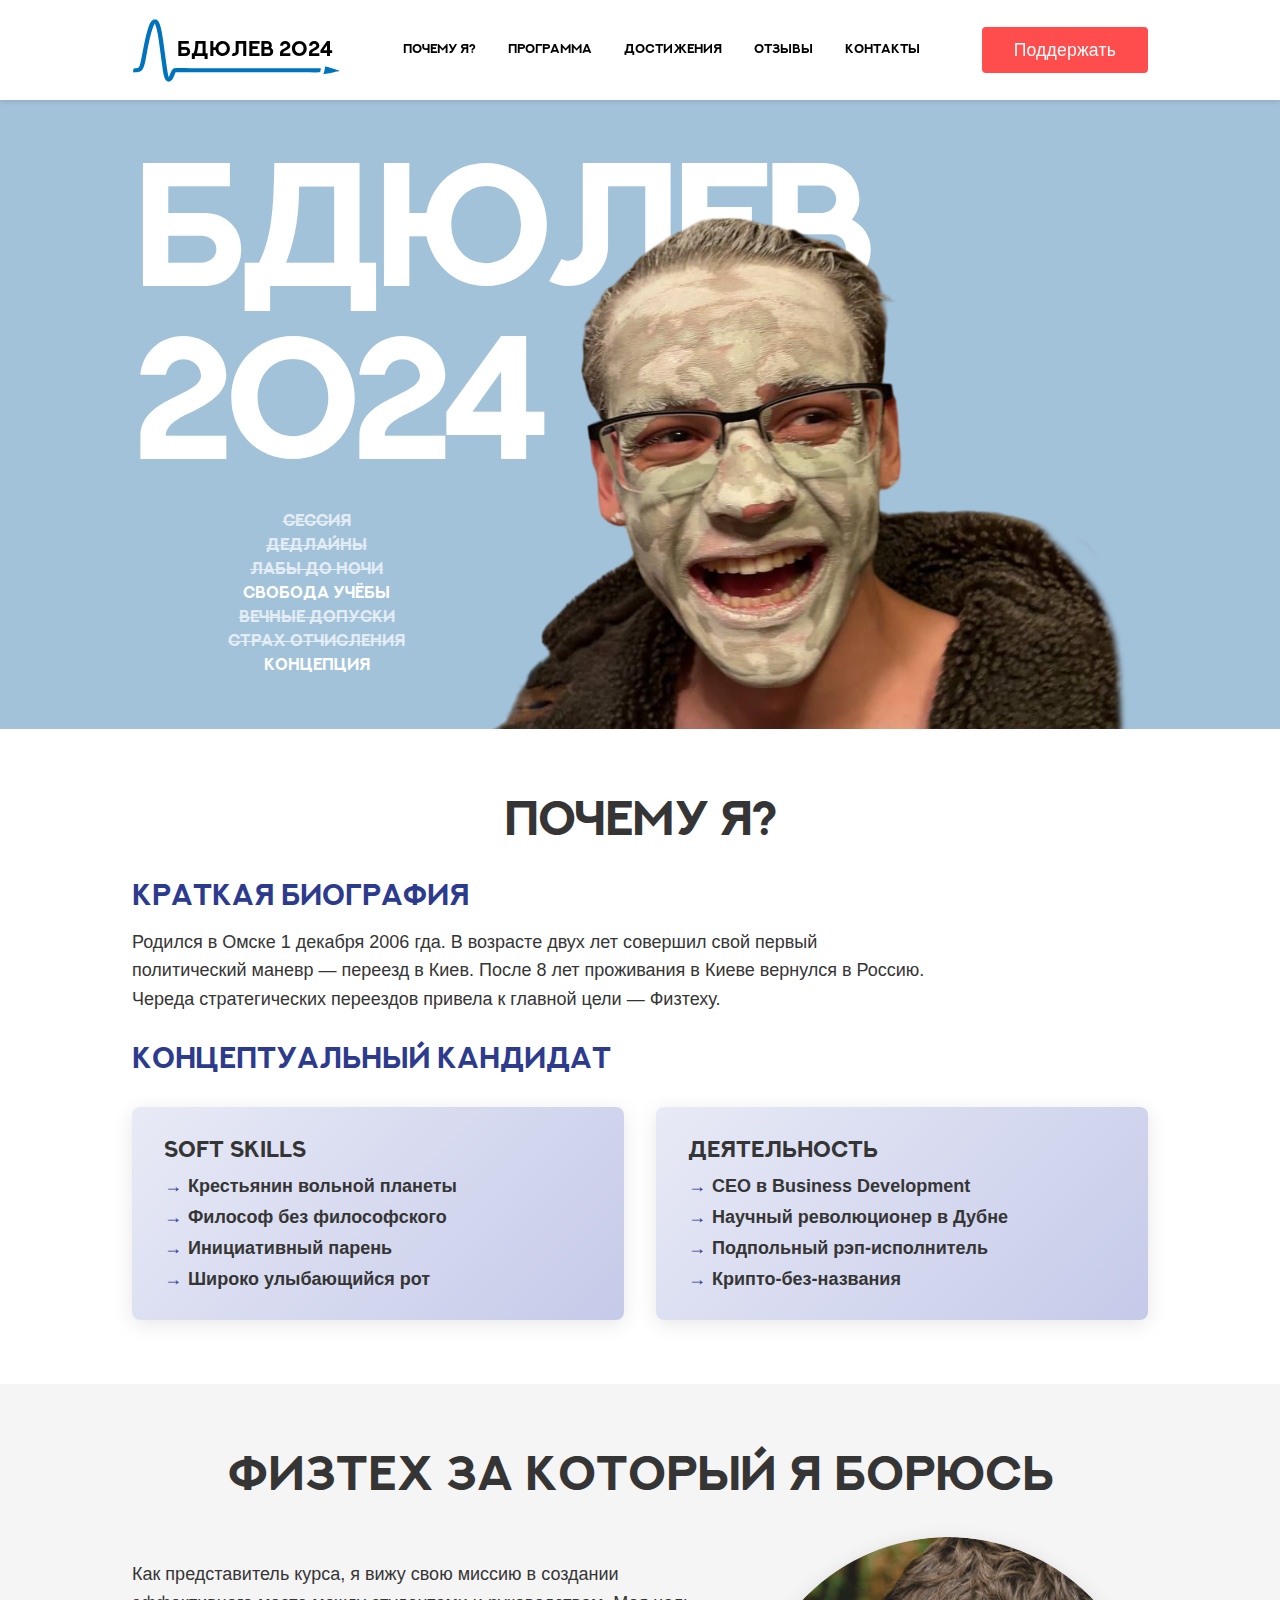
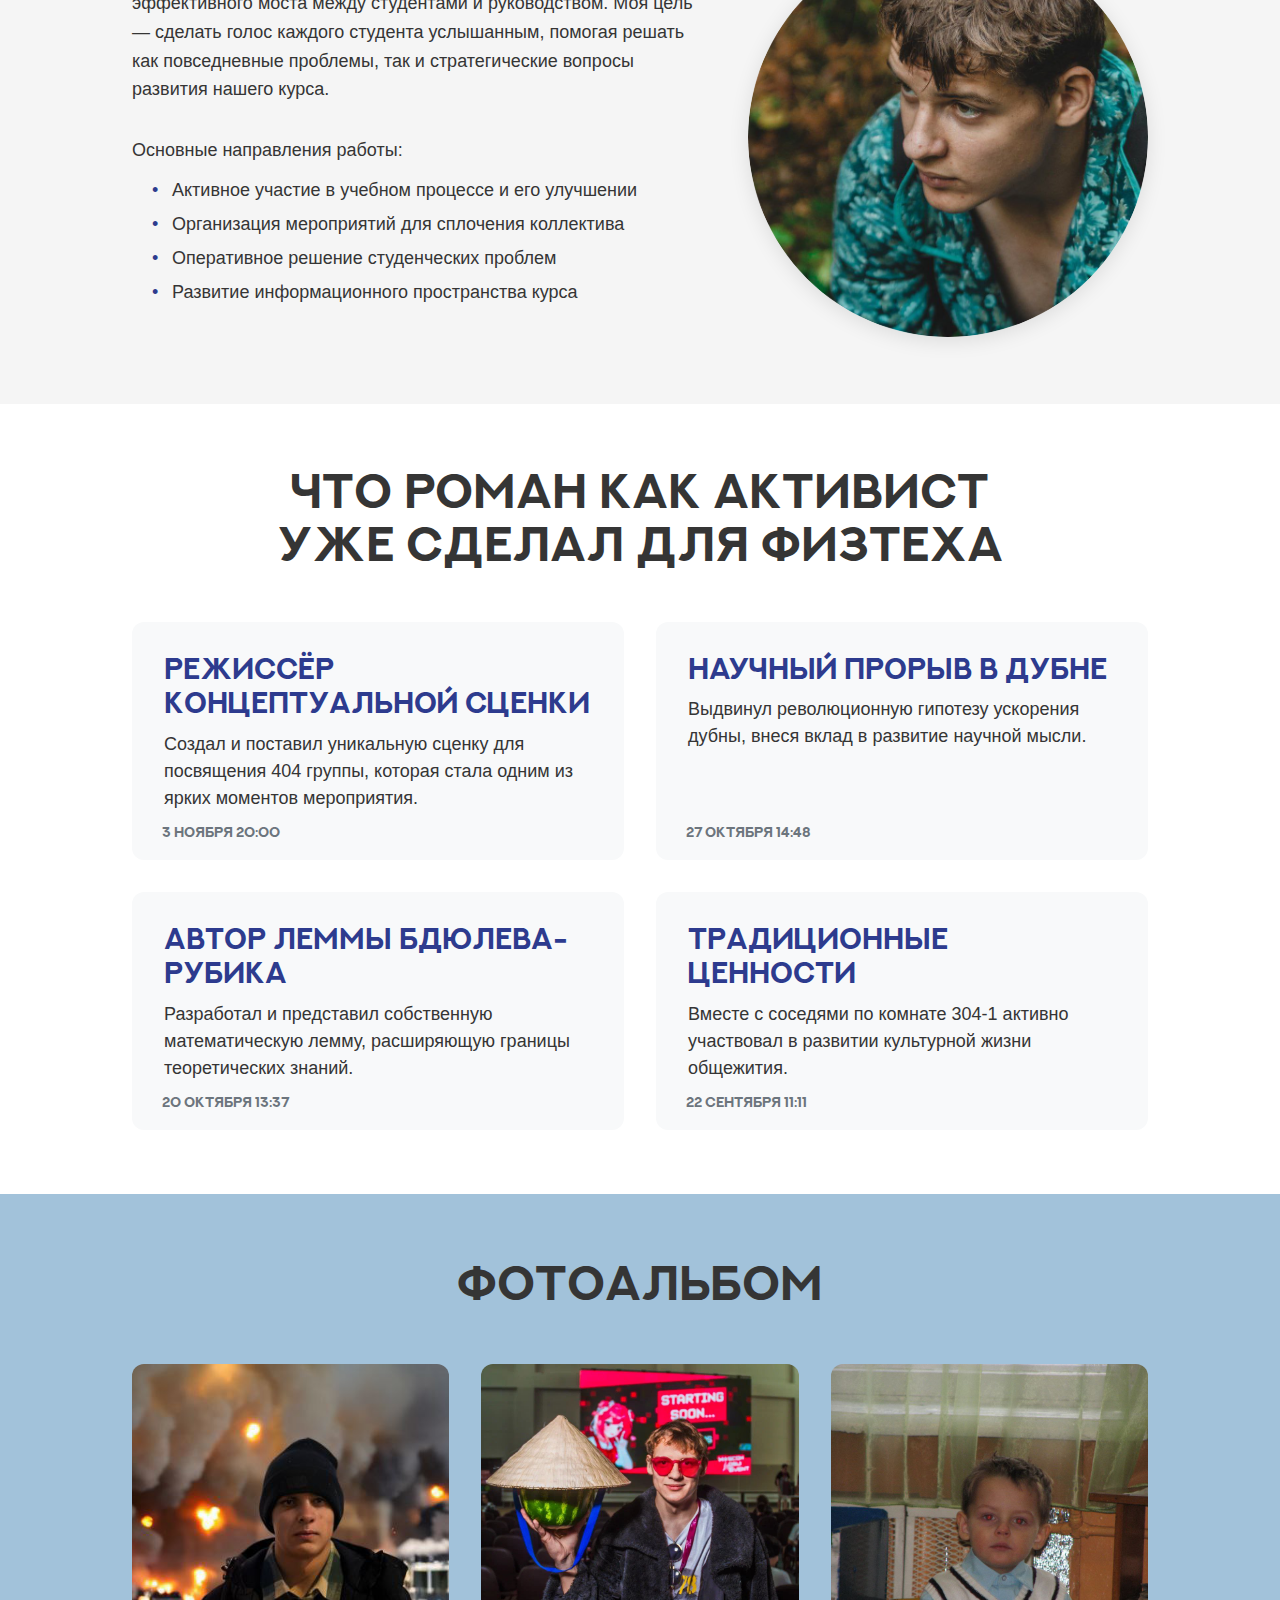
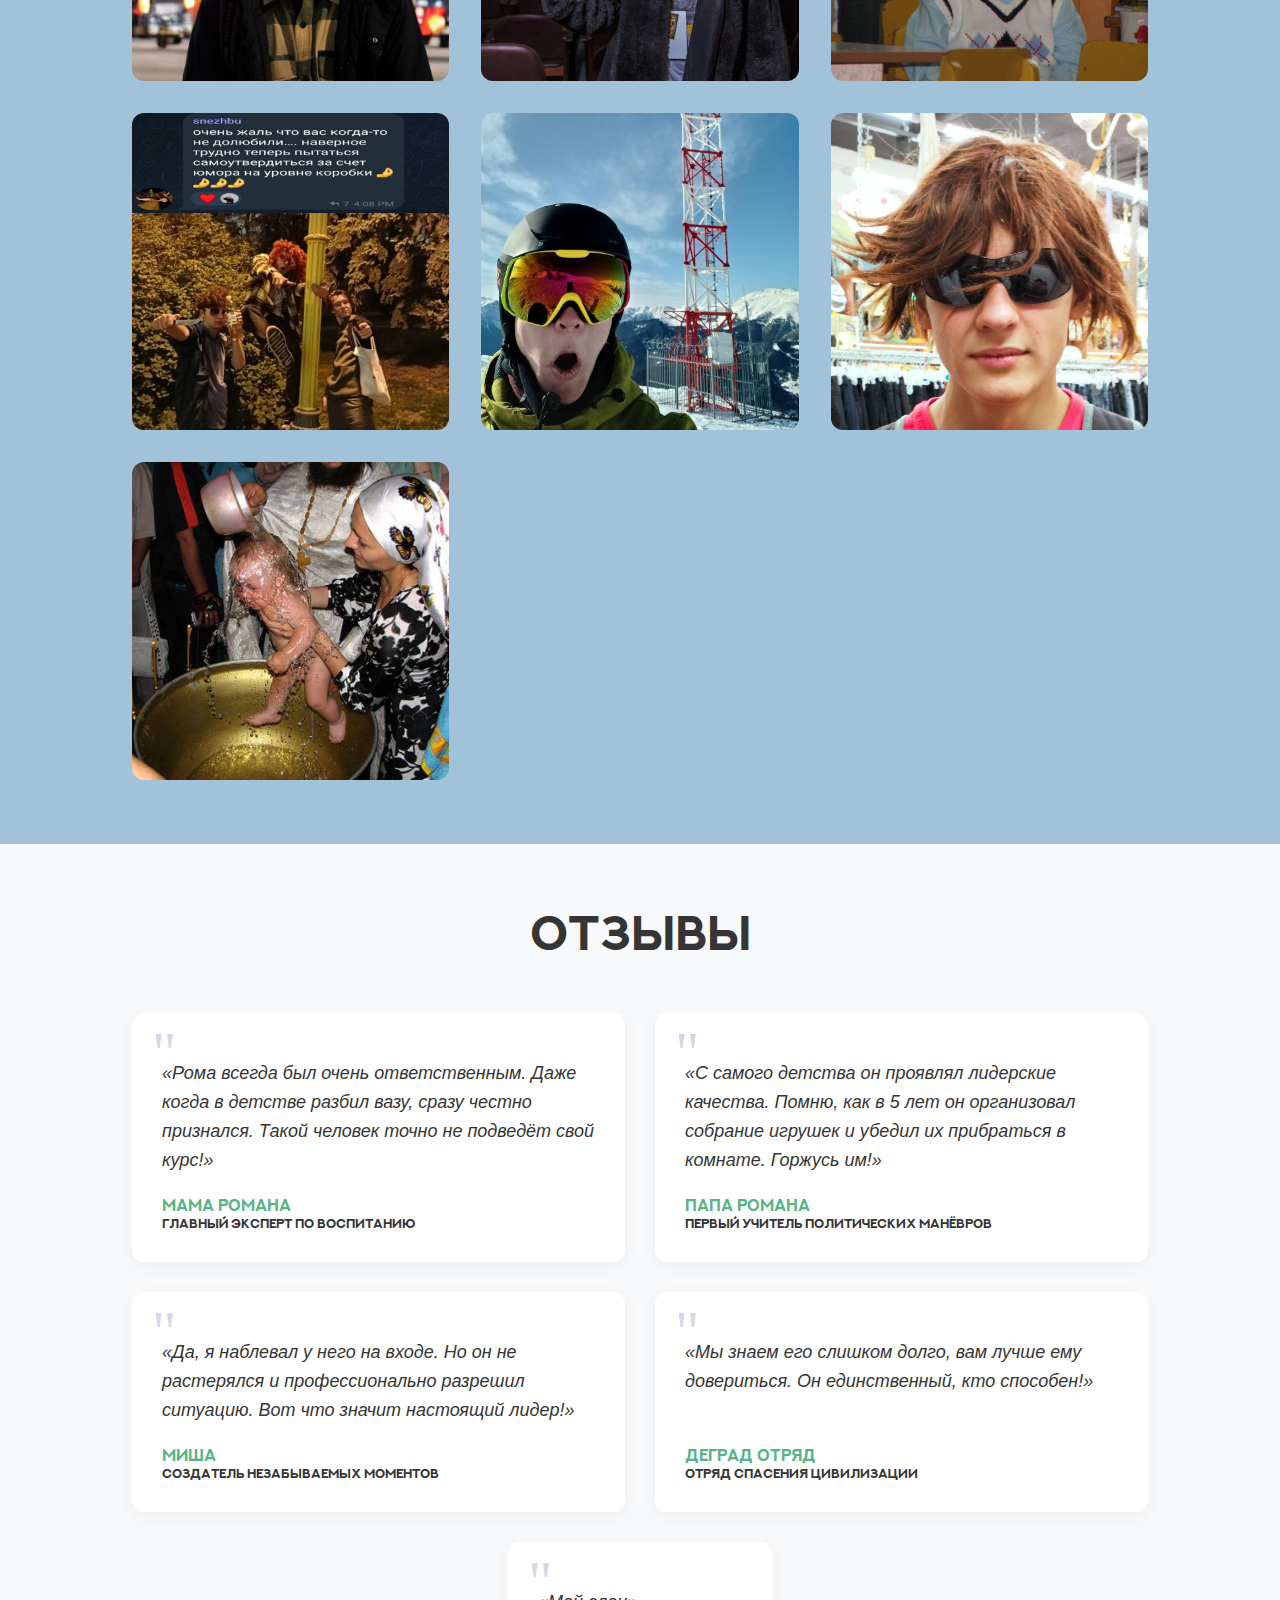
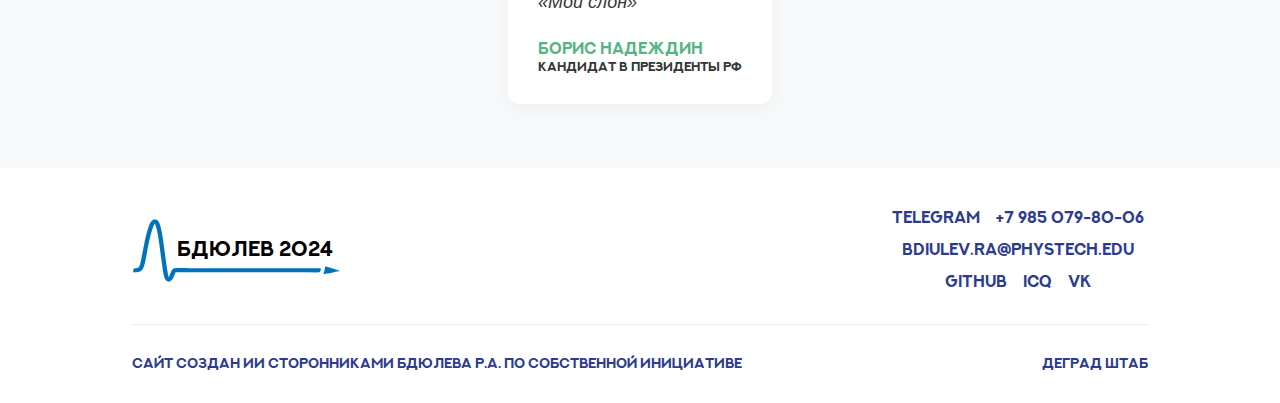
<file: index.html>
<!DOCTYPE html>
<html lang="ru">
<head>
    <meta charset="UTF-8">
    <meta name="viewport" content="width=device-width, initial-scale=1.0">
    <link rel="stylesheet" href="styles/reset.css">
    <link rel="stylesheet" href="styles/scroll.css">
    <link rel="stylesheet" href="styles/global.css">
    <link rel="stylesheet" href="styles/index.css">
    <script src="scripts/script.js" defer></script>
    <title>Бдюлев 2024</title>
</head>
<body>
    <!-- Хедер -->
    <header class="header" id="header">
        <div class="header__container">
            <a href="/MIPT-bd-2024" class="logo-link">БДЮЛЕВ 2024</a>
            <nav class="header__nav">
                <a href="#about" class="header__link">Почему я?</a>
                <a href="#program" class="header__link">Программа</a>
                <a href="#achievements" class="header__link">Достижения</a>
                <a href="#testimonials" class="header__link">Отзывы</a>
                <a href="#contact" class="header__link">Контакты</a>
                <button class="header__support-btn header__support-btn--mobile">Поддержать</button>
            </nav>
            <button class="header__support-btn header__support-btn--desktop">Поддержать</button>
            <div class="burger-menu" id="burger-menu">
                <span class="burger-menu__item"></span>
                <span class="burger-menu__item"></span>
                <span class="burger-menu__item"></span>
            </div>
        </div>
    </header>

    <!-- Главный блок -->
    <div class="hero block" id="hero">
        <div class="hero__container">
            <h1 class="hero__title">БДЮЛЕВ 2024</h1>
            <div class="hero__image">
                <img src="images/Face.png" alt="Бдюлев 2024">
            </div>
            <div class="hero__slogans">
                <div class="hero__slogan">СЕССИЯ</div>
                <div class="hero__slogan">ДЕДЛАЙНЫ</div>
                <div class="hero__slogan">ЛАБЫ ДО НОЧИ</div>
                <div class="hero__slogan active">СВОБОДА УЧЁБЫ</div>
                <div class="hero__slogan">ВЕЧНЫЕ ДОПУСКИ</div>
                <div class="hero__slogan">СТРАХ ОТЧИСЛЕНИЯ</div>
                <div class="hero__slogan active">КОНЦЕПЦИЯ</div>
            </div>
        </div>
    </div>

    <div class="about block" id="about">
        <div class="about__container">
            <h2 class="about__title">Почему я?</h2>
            
            <h3>Краткая биография</h3>
            <div class="about__journey">
                <p class="about__text">
                    Родился в Омске 1 декабря 2006 гда. В возрасте двух лет совершил свой первый политический маневр — переезд в Киев. 
                    После 8 лет проживания в Киеве вернулся в Россию. Череда стратегических переездов привела к главной цели — Физтеху.
                </p>
            </div>

            <h3>КОНЦЕПТУАЛЬНЫЙ КАНДИДАТ</h3>
            <div class="about__concept">
                <div class="about__cards">
                    <div class="about__card">
                        <h4>SOFT SKILLS</h4>
                        <ul>
                            <li>Крестьянин вольной планеты</li>
                            <li>Философ без философского</li>
                            <li>Инициативный парень</li>
                            <li>Широко улыбающийся рот</li>
                        </ul>
                    </div>
                    
                    <div class="about__card">
                        <h4>ДЕЯТЕЛЬНОСТЬ</h4>
                        <ul>
                            <li>CEO в Business Development</li>
                            <li>Научный революционер в Дубне</li>
                            <li>Подпольный рэп-исполнитель</li>
                            <li>Крипто-без-названия</li>
                        </ul>
                    </div>
                </div>
            </div>
        </div>
    </div>

    <div class="program block" id="program">
        <div class="program__container">
            <h2 class="program__title">Физтех за который я борюсь</h2>
            <div class="program__content">
                <div class="program__text">
                    <p>Как представитель курса, я вижу свою миссию в создании эффективного моста между студентами и руководством. 
                    Моя цель — сделать голос каждого студента услышанным, помогая решать как повседневные проблемы, 
                    так и стратегические вопросы развития нашего курса.</p>
                    
                    <p>Основные направления работы:</p>
                    <ul>
                        <li>Активное участие в учебном процессе и его улучшении</li>
                        <li>Организация мероприятий для сплочения коллектива</li>
                        <li>Оперативное решение студенческих проблем</li>
                        <li>Развитие информационного пространства курса</li>
                    </ul>
                </div>
                <div class="program__image">
                    <img src="images/Sitting.png" alt="Кандидат">
                </div>
            </div>
        </div>
    </div>

    <div class="achievements block" id="achievements">
        <div class="achievements__container">
            <h2 class="achievements__title">
                ЧТО РОМАН 
                КАК АКТИВИСТ УЖЕ СДЕЛАЛ
                ДЛЯ ФИЗТЕХА
            </h2>
            <div class="achievements__grid">
                <div class="achievements__item">
                    <h3>РЕЖИССЁР КОНЦЕПТУАЛЬНОЙ СЦЕНКИ</h3>
                    <p>Создал и поставил уникальную сценку для посвящения 404 группы, которая стала одним из ярких моментов мероприятия.</p>
                    <span class="achievements__date">3 НОЯБРЯ 20:00</span>
                </div>
                
                <div class="achievements__item">
                    <h3>НАУЧНЫЙ ПРОРЫВ В ДУБНЕ</h3>
                    <p>Выдвинул революционную гипотезу ускорения дубны, внеся вклад в развитие научной мысли.</p>
                    <span class="achievements__date">27 ОКТЯБРЯ 14:48</span>
                </div>

                <div class="achievements__item">
                    <h3>АВТОР ЛЕММЫ БДЮЛЕВА-РУБИКА</h3>
                    <p>Разработал и представил собственную математическую лемму, расширяющую границы теоретических знаний.</p>
                    <span class="achievements__date">20 ОКТЯБРЯ 13:37</span>
                </div>

                <div class="achievements__item">
                    <h3>ТРАДИЦИОННЫЕ ЦЕННОСТИ</h3>
                    <p>Вместе с соседями по комнате 304-1 активно участвовал в развитии культурной жизни общежития.</p>
                    <span class="achievements__date">22 СЕНТЯБРЯ 11:11</span>
                </div>
            </div>
        </div>
    </div>

    <div class="gallery">
        <div class="gallery__container">
            <h2 class="gallery__title">Фотоальбом</h2>
            <div class="gallery__grid">
                <div class="gallery__item">
                    <img src="images/Photo1.png" alt="Photo 1" class="gallery__image">
                </div>
                <div class="gallery__item">
                    <img src="images/Photo2.png" alt="Photo 2" class="gallery__image">
                </div>
                <div class="gallery__item">
                    <img src="images/Photo3.png" alt="Photo 3" class="gallery__image">
                </div>
                <div class="gallery__item">
                    <img src="images/Photo4.png" alt="Photo 4" class="gallery__image">
                </div>
                <div class="gallery__item">
                    <img src="images/Photo5.png" alt="Photo 5" class="gallery__image">
                </div>
                <div class="gallery__item">
                    <img src="images/Photo6.jpg" alt="Photo 6" class="gallery__image">
                </div>
                <div class="gallery__item">
                    <img src="images/Photo7.jpg" alt="Photo 6" class="gallery__image">
                </div>
            </div>
        </div>
    </div>

    <div class="testimonials block" id="testimonials">
        <div class="testimonials__container">
            <h2 class="testimonials__title">ОТЗЫВЫ</h2>
            <div class="testimonials__grid">
                <div class="testimonials__item">
                    <div class="testimonials__content">
                        <p class="testimonials__text">«Рома всегда был очень ответственным. Даже когда в детстве разбил вазу, сразу честно признался. Такой человек точно не подведёт свой курс!»</p>
                        <div class="testimonials__author">
                            <span class="testimonials__name">Мама Романа</span>
                            <span class="testimonials__role">Главный эксперт по воспитанию</span>
                        </div>
                    </div>
                </div>

                <div class="testimonials__item">
                    <div class="testimonials__content">
                        <p class="testimonials__text">«С самого детства он проявлял лидерские качества. Помню, как в 5 лет он организовал собрание игрушек и убедил их прибраться в комнате. Горжусь им!»</p>
                        <div class="testimonials__author">
                            <span class="testimonials__name">Папа Романа</span>
                            <span class="testimonials__role">Первый учитель политических манёвров</span>
                        </div>
                    </div>
                </div>

                <div class="testimonials__item">
                    <div class="testimonials__content">
                        <p class="testimonials__text">«Да, я наблевал у него на входе. Но он не растерялся и профессионально разрешил ситуацию. Вот что значит настоящий лидер!»</p>
                        <div class="testimonials__author">
                            <span class="testimonials__name">Миша</span>
                            <span class="testimonials__role">Создатель незабываемых моментов</span>
                        </div>
                    </div>
                </div>

                <div class="testimonials__item">
                    <div class="testimonials__content">
                        <p class="testimonials__text">«Мы знаем его слишком долго, вам лучше ему довериться. Он единственный, кто способен!»</p>
                        <div class="testimonials__author">
                            <span class="testimonials__name">Деград Отряд</span>
                            <span class="testimonials__role">Отряд спасения цивилизации</span>
                        </div>
                    </div>
                </div>

                <div class="testimonials__item">
                    <div class="testimonials__content">
                        <p class="testimonials__text">«Мой слон»</p>
                        <div class="testimonials__author">
                            <span class="testimonials__name">Борис Надеждин</span>
                            <span class="testimonials__role">Кандидат в президенты РФ</span>
                        </div>
                    </div>
                </div>
            </div>
        </div>
    </div>

    <footer class="footer" id="contact">
        <div class="footer__container">
            <div class="footer__content">
                <!-- Левая часть -->
                <div class="footer__logo">
                    <a href="/" class="logo-link">БДЮЛЕВ 2024</a>
                </div>

                <!-- Центральная часть -->
                <div class="footer__links">
                    <a href="https://t.me/chififid0" class="footer__link" target="_blank">Telegram</a>
                    <a href="tel:+79850798006" class="footer__link">+7 985 079-80-06</a>
                    <a href="mailto:bdiulev.ra@phystech.edu" class="footer__link">bdiulev.ra@phystech.edu</a>
                    <a href="https://github.com/chififid" class="footer__link" target="_blank">GitHub</a>
                    <a href="#" class="footer__link">ICQ</a>
                    <a href="https://vk.com/lkasdjs" class="footer__link" target="_blank">VK</a>
                </div>
            </div>

            <!-- Нижняя часть -->
            <div class="footer__bottom">
                <div class="footer__copyright">
                    <span>Сайт создан ИИ сторонниками Бдюлева Р.А. по собственной инициативе </span>
                    <span class="footer__degrad">Деград штаб</span>
                </div>
            </div>
        </div>
    </footer>
  </body>
</html>
</file>
<file: styles/scroll.css>
/* width */
::-webkit-scrollbar {
  width: 15px;
}

/* Track */
::-webkit-scrollbar-track {
  background: #2c2e31;
}

/* Handle */
::-webkit-scrollbar-thumb {
  background-color: #646669;
  border-radius: 10px;
  transition: background-color 0.2s;
}

/* Handle on hover */
::-webkit-scrollbar-thumb:hover {
  background-color: #606264;
}
</file>
<file: styles/global.css>
@font-face {
  font-family: "Next Art";
  src: url("../fonts/NextArt/NextArt.otf") format("opentype");
}

html {
  scroll-behavior: smooth;
  font-size: 16px;
}

body {
  font-family: "Next Art";
  color: #353535;
}

.logo-link {
  display: -webkit-box;
  display: -ms-flexbox;
  display: flex;
  -webkit-box-align: center;
      -ms-flex-align: center;
          align-items: center;
  margin-left: -30px;
  height: 100px;
  font-weight: bold;
  color: #000000;
  text-decoration: none;
  background: url("../images/MiptLine.svg") no-repeat left center;
  background-size: 100%;
  padding-left: 75px;
  width: 240px;
  font-size: 1.3rem;
}

.header {
  background: #2c2e31;
  position: fixed;
  top: 0;
  left: 0;
  right: 0;
  z-index: 1;
}

.scroll-transition .header {
  -webkit-transition: -webkit-transform 0.3s;
  transition: -webkit-transform 0.3s;
  transition: transform 0.3s;
  transition: transform 0.3s, -webkit-transform 0.3s;
}

.scroll-down .header {
  -webkit-transform: translate3d(0, -100%, 0);
          transform: translate3d(0, -100%, 0);
}

.scroll-up .header {
  -webkit-transform: none;
          transform: none;
}

h2 {
  line-height: 1.2;
}
/*# sourceMappingURL=global.css.map */
</file>
<file: styles/index.css>
@charset "UTF-8";
.header {
  top: 0;
  left: 0;
  width: 100%;
  background: #FFFFFF;
  z-index: 1000;
  height: 100px;
  -webkit-box-shadow: 0 2px 4px rgba(0, 0, 0, 0.1);
          box-shadow: 0 2px 4px rgba(0, 0, 0, 0.1);
}

.header__container {
  max-width: 1080px;
  height: 100%;
  margin: 0 auto;
  padding: 0 2rem;
  display: -webkit-box;
  display: -ms-flexbox;
  display: flex;
  -webkit-box-pack: justify;
      -ms-flex-pack: justify;
          justify-content: space-between;
  -webkit-box-align: center;
      -ms-flex-align: center;
          align-items: center;
}

.header__nav {
  display: -webkit-box;
  display: -ms-flexbox;
  display: flex;
  gap: 2rem;
}

.header__link {
  color: #000000;
  text-decoration: none;
  font-weight: bold;
  font-size: 0.8rem;
  padding: 0.4rem 0;
  position: relative;
}

.header__link::after {
  content: '';
  position: absolute;
  bottom: 0px;
  left: 0;
  width: 100%;
  height: 2px;
  background-color: #000000;
  -webkit-transform: scaleX(0);
          transform: scaleX(0);
  -webkit-transition: -webkit-transform 0.3s ease;
  transition: -webkit-transform 0.3s ease;
  transition: transform 0.3s ease;
  transition: transform 0.3s ease, -webkit-transform 0.3s ease;
  -webkit-transform-origin: center;
          transform-origin: center;
}

.header__link:hover::after, .header__link-active::after {
  -webkit-transform: scaleX(1);
          transform: scaleX(1);
}

.header__support-btn {
  background: #FF4D4D;
  color: #FFFFFF;
  padding: 0.8rem 2rem;
  border: none;
  border-radius: 4px;
  cursor: pointer;
  font-size: 1.1rem;
  -webkit-transition: background-color 0.3s;
  transition: background-color 0.3s;
  font-weight: 500;
  letter-spacing: 0.01em;
}

.header__support-btn:hover {
  background: #ff1a1a;
}

.header__support-btn--mobile {
  display: none;
  margin: 1rem 0;
}

.hero {
  background: #a2c2da;
  position: relative;
  overflow: hidden;
  padding-top: 3rem;
  margin-top: 100px;
}

.hero__container {
  max-width: 1080px;
  margin: 0 auto;
  padding: 0 2rem;
  position: relative;
}

.hero__title {
  font-size: clamp(3rem, 13.5vw, 13.5em);
  letter-spacing: -.063em;
  font-weight: 500;
  color: #FFFFFF;
  margin-bottom: 2rem;
}

.hero__image {
  position: relative;
  z-index: 1;
  display: -webkit-box;
  display: -ms-flexbox;
  display: flex;
  -webkit-box-pack: center;
      -ms-flex-pack: center;
          justify-content: center;
  margin-top: -20rem;
}

.hero__image img {
  margin-right: -15rem;
  width: 75%;
  margin-bottom: -2rem;
}

.hero__slogans {
  position: absolute;
  left: 8rem;
  bottom: 3rem;
  text-align: center;
  z-index: 3;
}

.hero__slogan {
  font-size: clamp(1rem, 1.2vw, 1.2rem);
  margin: 0.5rem 0;
  color: #FFFFFF;
  text-decoration: line-through;
  opacity: 0.7;
}

.hero__slogan.active {
  text-decoration: none;
  opacity: 1;
}

.about {
  background: #fff;
  padding: 4rem 0;
}

.about__container {
  max-width: 1080px;
  margin: 0 auto;
  padding: 0 2rem;
}

.about__title {
  font-size: clamp(2rem, 5vw, 3rem);
  font-weight: 700;
  text-align: center;
  letter-spacing: -.02em;
  line-height: 1.2;
}

.about h3 {
  font-size: clamp(1.4rem, 3vw, 1.8rem);
  color: #2D3B8E;
  margin: 2rem 0 1rem;
}

.about__text {
  font-size: clamp(1rem, 2.5vw, 1.125rem);
  line-height: 1.6;
  max-width: 800px;
  font-weight: 500;
  font-family: sans-serif;
}

.about__cards {
  display: -ms-grid;
  display: grid;
  -ms-grid-columns: (1fr)[2];
      grid-template-columns: repeat(2, 1fr);
  gap: 2rem;
  margin-top: 2rem;
}

.about__card {
  background: linear-gradient(135deg, #E8EAF6 0%, #C5CAE9 100%);
  padding: 2rem;
  border-radius: 8px;
  -webkit-box-shadow: 0 4px 20px rgba(0, 0, 0, 0.1);
          box-shadow: 0 4px 20px rgba(0, 0, 0, 0.1);
}

.about__card h4 {
  font-size: clamp(1.2rem, 2.8vw, 1.4rem);
  margin-bottom: 1rem;
}

.about__card ul {
  list-style: none;
}

.about__card ul li {
  margin-top: 0.8rem;
  font-size: clamp(0.9rem, 2.2vw, 1.125rem);
  position: relative;
  padding-left: 1.5rem;
  font-family: sans-serif;
  font-weight: 600;
}

.about__card ul li:before {
  content: "→";
  position: absolute;
  left: 0;
  color: #2D3B8E;
}

.program {
  padding: 4rem 0;
  background-color: #f5f5f5;
}

.program__container {
  max-width: 1080px;
  margin: 0 auto;
  padding: 0 2rem;
}

.program__title {
  font-size: clamp(2rem, 5vw, 3rem);
  margin-bottom: 2rem;
  text-align: center;
  font-weight: 700;
  line-height: 1.2;
}

.program__content {
  display: -webkit-box;
  display: -ms-flexbox;
  display: flex;
  gap: 3rem;
  -webkit-box-align: center;
      -ms-flex-align: center;
          align-items: center;
}

.program__text {
  font-family: sans-serif;
  -webkit-box-flex: 1;
      -ms-flex: 1;
          flex: 1;
}

.program__text p:first-child {
  margin-bottom: 2rem;
}

.program__text p {
  font-size: clamp(1rem, 2.5vw, 1.125rem);
  line-height: 1.6;
  font-weight: 500;
}

.program__text ul {
  margin-top: 1rem;
  list-style: none;
  padding-left: 20px;
}

.program__text ul li {
  margin-bottom: 1rem;
  position: relative;
  padding-left: 20px;
  font-size: clamp(0.9rem, 2.2vw, 1.125rem);
  font-weight: 500;
}

.program__text ul li:before {
  content: "•";
  position: absolute;
  left: 0;
  color: #2D3B8E;
}

.program__image {
  -webkit-box-flex: 0;
      -ms-flex: 0 0 400px;
          flex: 0 0 400px;
}

.program__image img {
  width: 100%;
  height: 400px;
  -o-object-fit: cover;
     object-fit: cover;
  border-radius: 50%;
  -webkit-box-shadow: 0 4px 20px rgba(0, 0, 0, 0.1);
          box-shadow: 0 4px 20px rgba(0, 0, 0, 0.1);
}

.achievements {
  padding: 4rem 0;
  background-color: #fff;
}

.achievements__container {
  max-width: 1080px;
  margin: 0 auto;
  padding: 0 2rem;
}

.achievements__title {
  font-size: clamp(2rem, 5vw, 3rem);
  font-weight: 700;
  max-width: 800px;
  text-align: center;
  margin: 0 auto 3rem;
  line-height: 1.1;
}

.achievements__grid {
  display: -ms-grid;
  display: grid;
  -ms-grid-columns: (1fr)[2];
      grid-template-columns: repeat(2, 1fr);
  gap: 2rem;
}

.achievements__item {
  padding: 2rem;
  background: #f8f9fa;
  border-radius: 12px;
  position: relative;
  cursor: pointer;
  -webkit-transition: -webkit-transform 0.3s ease;
  transition: -webkit-transform 0.3s ease;
  transition: transform 0.3s ease;
  transition: transform 0.3s ease, -webkit-transform 0.3s ease;
}

.achievements__item:hover {
  -webkit-transform: translateY(-5px);
          transform: translateY(-5px);
}

.achievements__item h3 {
  font-size: clamp(1.4rem, 3vw, 1.8rem);
  font-weight: 500;
  margin-bottom: 0.5rem;
  line-height: 1.2;
  color: #2D3B8E;
}

.achievements__item p {
  font-size: clamp(0.9rem, 2.2vw, 1.125rem);
  line-height: 1.5;
  margin-bottom: 1rem;
  font-family: sans-serif;
}

.achievements__date {
  position: absolute;
  bottom: 20px;
  left: 30px;
  font-size: 0.875em;
  color: #6c757d;
  font-weight: 500;
}

.testimonials {
  padding: 4rem 0;
  background-color: #f8f9fa;
}

.testimonials__container {
  max-width: 1080px;
  margin: 0 auto;
  padding: 0 2rem;
}

.testimonials__title {
  font-size: clamp(2rem, 5vw, 3rem);
  font-weight: 700;
  text-align: center;
  margin-bottom: 3rem;
  line-height: 1.2;
}

.testimonials__grid {
  display: -ms-grid;
  display: grid;
  -ms-grid-columns: (1fr)[2];
      grid-template-columns: repeat(2, 1fr);
  gap: 30px;
}

.testimonials__grid > *:nth-child(5) {
  grid-column: 1 / -1;
  max-width: calc(50% - 15px);
  margin: 0 auto;
}

.testimonials__item {
  cursor: pointer;
  background: #fff;
  border-radius: 12px;
  padding: 30px;
  -webkit-box-shadow: 0 4px 20px rgba(0, 0, 0, 0.05);
          box-shadow: 0 4px 20px rgba(0, 0, 0, 0.05);
  -webkit-transition: -webkit-transform 0.3s ease;
  transition: -webkit-transform 0.3s ease;
  transition: transform 0.3s ease;
  transition: transform 0.3s ease, -webkit-transform 0.3s ease;
  display: -webkit-box;
  display: -ms-flexbox;
  display: flex;
  -webkit-box-orient: vertical;
  -webkit-box-direction: normal;
      -ms-flex-direction: column;
          flex-direction: column;
  height: 100%;
}

.testimonials__item:hover {
  -webkit-transform: translateY(-5px);
          transform: translateY(-5px);
}

.testimonials__content {
  position: relative;
  padding-top: 1rem;
  display: -webkit-box;
  display: -ms-flexbox;
  display: flex;
  -webkit-box-orient: vertical;
  -webkit-box-direction: normal;
      -ms-flex-direction: column;
          flex-direction: column;
  -webkit-box-pack: justify;
      -ms-flex-pack: justify;
          justify-content: space-between;
  height: 100%;
}

.testimonials__content::before {
  content: '"';
  position: absolute;
  top: -20px;
  left: -10px;
  font-size: 60px;
  color: #2D3B8E;
  opacity: 0.2;
  font-family: serif;
}

.testimonials__text {
  font-size: clamp(0.9rem, 2.2vw, 1.125rem);
  line-height: 1.6;
  font-style: italic;
  font-weight: 500;
  font-family: sans-serif;
  margin-bottom: auto;
}

.testimonials__author {
  display: -webkit-box;
  display: -ms-flexbox;
  display: flex;
  -webkit-box-orient: vertical;
  -webkit-box-direction: normal;
      -ms-flex-direction: column;
          flex-direction: column;
  gap: 0.3rem;
  margin-top: 1.5rem;
}

.testimonials__name {
  font-weight: 700;
  color: #57b386;
  font-size: clamp(0.8rem, 2vw, 1rem);
}

.testimonials__role {
  font-size: clamp(0.7rem, 1.8vw, 0.8rem);
  font-weight: 400;
}

.gallery {
  padding: 4rem 0;
  background-color: #a2c2da;
}

.gallery__container {
  max-width: 1080px;
  margin: 0 auto;
  padding: 0 2rem;
}

.gallery__title {
  font-size: clamp(2rem, 5vw, 3rem);
  line-height: 1.2;
  font-weight: 700;
  text-align: center;
  margin-bottom: 3rem;
}

.gallery__grid {
  display: -ms-grid;
  display: grid;
  -ms-grid-columns: (1fr)[3];
      grid-template-columns: repeat(3, 1fr);
  gap: 2rem;
}

.gallery__grid > *:nth-child(4),
.gallery__grid > *:nth-child(5) {
  grid-column: span 1.5;
}

.gallery__item {
  position: relative;
  border-radius: 12px;
  overflow: hidden;
  aspect-ratio: 1/1;
  -webkit-transition: -webkit-transform 0.3s ease;
  transition: -webkit-transform 0.3s ease;
  transition: transform 0.3s ease;
  transition: transform 0.3s ease, -webkit-transform 0.3s ease;
  cursor: pointer;
}

.gallery__item:hover {
  -webkit-transform: scale(1.1);
          transform: scale(1.1);
}

.gallery__item:hover .gallery__image {
  -webkit-transform: scale(1.1);
          transform: scale(1.1);
}

.gallery__image {
  width: 100%;
  height: 100%;
  -o-object-fit: cover;
     object-fit: cover;
  -webkit-transition: -webkit-transform 0.3s ease;
  transition: -webkit-transform 0.3s ease;
  transition: transform 0.3s ease;
  transition: transform 0.3s ease, -webkit-transform 0.3s ease;
}

.footer {
  background-color: #FFFFFF;
  padding: 2rem 0;
}

.footer__container {
  max-width: 1080px;
  margin: 0 auto;
  padding: 0 2rem;
}

.footer__content {
  display: -webkit-box;
  display: -ms-flexbox;
  display: flex;
  -webkit-box-pack: justify;
      -ms-flex-pack: justify;
          justify-content: space-between;
  -webkit-box-align: center;
      -ms-flex-align: center;
          align-items: center;
  margin-bottom: 1.5rem;
}

.footer__logo {
  -webkit-box-flex: 1;
      -ms-flex: 1;
          flex: 1;
}

.footer__logo-text {
  font-size: 1.5rem;
  font-weight: 700;
  color: #2D3B8E;
}

.footer__links {
  -webkit-box-flex: 2;
      -ms-flex: 2;
          flex: 2;
  display: -webkit-box;
  display: -ms-flexbox;
  display: flex;
  -webkit-box-pack: center;
      -ms-flex-pack: center;
          justify-content: center;
  gap: 1rem;
  -ms-flex-wrap: wrap;
      flex-wrap: wrap;
  max-width: 260px;
}

.footer__link {
  color: #2D3B8E;
  text-decoration: none;
  font-size: 1rem;
  -webkit-transition: color 0.3s ease;
  transition: color 0.3s ease;
  position: relative;
}

.footer__link:hover {
  color: #1b2354;
}

.footer__link::after {
  content: '';
  position: absolute;
  bottom: -3px;
  left: 0;
  width: 100%;
  height: 2px;
  background-color: #2D3B8E;
  -webkit-transform: scaleX(0);
          transform: scaleX(0);
  -webkit-transition: -webkit-transform 0.3s ease;
  transition: -webkit-transform 0.3s ease;
  transition: transform 0.3s ease;
  transition: transform 0.3s ease, -webkit-transform 0.3s ease;
}

.footer__link:hover::after {
  -webkit-transform: scaleX(1);
          transform: scaleX(1);
}

.footer__social {
  -webkit-box-flex: 1;
      -ms-flex: 1;
          flex: 1;
  text-align: right;
}

.footer__social-tag {
  font-size: 1rem;
  color: #2D3B8E;
  font-weight: 500;
}

.footer__bottom {
  border-top: 1px solid rgba(45, 59, 142, 0.1);
  padding-top: 2rem;
}

.footer__copyright {
  text-align: center;
  color: #2D3B8E;
  font-size: 0.875rem;
  display: -webkit-box;
  display: -ms-flexbox;
  display: flex;
  -webkit-box-pack: justify;
      -ms-flex-pack: justify;
          justify-content: space-between;
}

.support-message {
  position: fixed;
  pointer-events: none;
  font-weight: bold;
  text-shadow: 1px 1px 2px rgba(0, 0, 0, 0.3);
  z-index: 1000;
  font-size: 1.2em;
  white-space: nowrap;
}

.support-message[data-direction="up-right"] {
  -webkit-animation: messageAppearUpRight 2s ease-out forwards;
          animation: messageAppearUpRight 2s ease-out forwards;
}

.support-message[data-direction="up-left"] {
  -webkit-animation: messageAppearUpLeft 2s ease-out forwards;
          animation: messageAppearUpLeft 2s ease-out forwards;
}

.support-message[data-direction="down-right"] {
  -webkit-animation: messageAppearDownRight 2s ease-out forwards;
          animation: messageAppearDownRight 2s ease-out forwards;
}

.support-message[data-direction="down-left"] {
  -webkit-animation: messageAppearDownLeft 2s ease-out forwards;
          animation: messageAppearDownLeft 2s ease-out forwards;
}

@-webkit-keyframes messageAppearUpRight {
  0% {
    opacity: 0;
    -webkit-transform: scale(0.5) translate(0, 0);
            transform: scale(0.5) translate(0, 0);
  }
  20% {
    opacity: 1;
    -webkit-transform: scale(1.1) translate(20px, -20px);
            transform: scale(1.1) translate(20px, -20px);
  }
  80% {
    opacity: 1;
    -webkit-transform: scale(1) translate(40px, -40px);
            transform: scale(1) translate(40px, -40px);
  }
  100% {
    opacity: 0;
    -webkit-transform: scale(0.8) translate(60px, -60px);
            transform: scale(0.8) translate(60px, -60px);
  }
}

@keyframes messageAppearUpRight {
  0% {
    opacity: 0;
    -webkit-transform: scale(0.5) translate(0, 0);
            transform: scale(0.5) translate(0, 0);
  }
  20% {
    opacity: 1;
    -webkit-transform: scale(1.1) translate(20px, -20px);
            transform: scale(1.1) translate(20px, -20px);
  }
  80% {
    opacity: 1;
    -webkit-transform: scale(1) translate(40px, -40px);
            transform: scale(1) translate(40px, -40px);
  }
  100% {
    opacity: 0;
    -webkit-transform: scale(0.8) translate(60px, -60px);
            transform: scale(0.8) translate(60px, -60px);
  }
}

@-webkit-keyframes messageAppearUpLeft {
  0% {
    opacity: 0;
    -webkit-transform: scale(0.5) translate(0, 0);
            transform: scale(0.5) translate(0, 0);
  }
  20% {
    opacity: 1;
    -webkit-transform: scale(1.1) translate(-20px, -20px);
            transform: scale(1.1) translate(-20px, -20px);
  }
  80% {
    opacity: 1;
    -webkit-transform: scale(1) translate(-40px, -40px);
            transform: scale(1) translate(-40px, -40px);
  }
  100% {
    opacity: 0;
    -webkit-transform: scale(0.8) translate(-60px, -60px);
            transform: scale(0.8) translate(-60px, -60px);
  }
}

@keyframes messageAppearUpLeft {
  0% {
    opacity: 0;
    -webkit-transform: scale(0.5) translate(0, 0);
            transform: scale(0.5) translate(0, 0);
  }
  20% {
    opacity: 1;
    -webkit-transform: scale(1.1) translate(-20px, -20px);
            transform: scale(1.1) translate(-20px, -20px);
  }
  80% {
    opacity: 1;
    -webkit-transform: scale(1) translate(-40px, -40px);
            transform: scale(1) translate(-40px, -40px);
  }
  100% {
    opacity: 0;
    -webkit-transform: scale(0.8) translate(-60px, -60px);
            transform: scale(0.8) translate(-60px, -60px);
  }
}

@-webkit-keyframes messageAppearDownRight {
  0% {
    opacity: 0;
    -webkit-transform: scale(0.5) translate(0, 0);
            transform: scale(0.5) translate(0, 0);
  }
  20% {
    opacity: 1;
    -webkit-transform: scale(1.1) translate(20px, 20px);
            transform: scale(1.1) translate(20px, 20px);
  }
  80% {
    opacity: 1;
    -webkit-transform: scale(1) translate(40px, 40px);
            transform: scale(1) translate(40px, 40px);
  }
  100% {
    opacity: 0;
    -webkit-transform: scale(0.8) translate(60px, 60px);
            transform: scale(0.8) translate(60px, 60px);
  }
}

@keyframes messageAppearDownRight {
  0% {
    opacity: 0;
    -webkit-transform: scale(0.5) translate(0, 0);
            transform: scale(0.5) translate(0, 0);
  }
  20% {
    opacity: 1;
    -webkit-transform: scale(1.1) translate(20px, 20px);
            transform: scale(1.1) translate(20px, 20px);
  }
  80% {
    opacity: 1;
    -webkit-transform: scale(1) translate(40px, 40px);
            transform: scale(1) translate(40px, 40px);
  }
  100% {
    opacity: 0;
    -webkit-transform: scale(0.8) translate(60px, 60px);
            transform: scale(0.8) translate(60px, 60px);
  }
}

@-webkit-keyframes messageAppearDownLeft {
  0% {
    opacity: 0;
    -webkit-transform: scale(0.5) translate(0, 0);
            transform: scale(0.5) translate(0, 0);
  }
  20% {
    opacity: 1;
    -webkit-transform: scale(1.1) translate(-20px, 20px);
            transform: scale(1.1) translate(-20px, 20px);
  }
  80% {
    opacity: 1;
    -webkit-transform: scale(1) translate(-40px, 40px);
            transform: scale(1) translate(-40px, 40px);
  }
  100% {
    opacity: 0;
    -webkit-transform: scale(0.8) translate(-60px, 60px);
            transform: scale(0.8) translate(-60px, 60px);
  }
}

@keyframes messageAppearDownLeft {
  0% {
    opacity: 0;
    -webkit-transform: scale(0.5) translate(0, 0);
            transform: scale(0.5) translate(0, 0);
  }
  20% {
    opacity: 1;
    -webkit-transform: scale(1.1) translate(-20px, 20px);
            transform: scale(1.1) translate(-20px, 20px);
  }
  80% {
    opacity: 1;
    -webkit-transform: scale(1) translate(-40px, 40px);
            transform: scale(1) translate(-40px, 40px);
  }
  100% {
    opacity: 0;
    -webkit-transform: scale(0.8) translate(-60px, 60px);
            transform: scale(0.8) translate(-60px, 60px);
  }
}

@media (max-width: 1080px) {
  .hero {
    padding-top: 6vw;
    margin-top: 100px;
  }
  .hero__container {
    max-width: 1080px;
    margin: 0 auto;
    padding: 0 3vw;
    position: relative;
  }
  .hero__title {
    font-size: 20vw;
    margin-bottom: 2.5vw;
  }
  .hero__image {
    margin-top: -30vw;
  }
  .hero__image img {
    width: 78%;
    margin-right: -25vw;
    margin-bottom: -3vw;
  }
  .hero__slogans {
    left: 11.5vw;
    bottom: 4vw;
  }
  .hero__slogan {
    font-size: 1.8vw;
    margin: 0.8vw 0;
  }
  .about__container, .program__container, .achievements__container, .testimonials__container, .gallery__container {
    padding: 0 3vw;
  }
  .about__cards {
    gap: 1.5rem;
  }
  .about__card {
    padding: 3vw;
  }
  .about__card ul li {
    line-height: 1.2;
  }
  .program__content {
    gap: 1rem;
  }
  .program__text p:first-child {
    margin-bottom: 1.5rem;
  }
  .program__image {
    -webkit-box-flex: 0;
        -ms-flex: 0 0 300px;
            flex: 0 0 300px;
  }
  .program__image img {
    height: 300px;
  }
  .achievements__grid {
    gap: 1.5rem;
  }
  .achievements__item {
    padding: 1.5rem;
  }
  .achievements p {
    margin-bottom: 2rem;
  }
  .achievements__date {
    bottom: 1.5rem;
    left: 1.5rem;
  }
  .testimonials__grid {
    gap: 1.5rem;
  }
  .gallery__grid {
    gap: 1.5rem;
    -ms-grid-columns: 1fr 1fr;
        grid-template-columns: 1fr 1fr;
  }
  .footer__copyright {
    -webkit-box-align: center;
        -ms-flex-align: center;
            align-items: center;
  }
  .footer__copyright span:nth-child(1) {
    line-height: 1.4;
    width: 60%;
  }
}

@media (max-width: 880px) {
  .program__content {
    -webkit-box-orient: vertical;
    -webkit-box-direction: normal;
        -ms-flex-direction: column;
            flex-direction: column;
    gap: 3rem;
  }
  .program__content__image {
    -webkit-box-ordinal-group: 0;
        -ms-flex-order: -1;
            order: -1;
  }
  .program__content__image img {
    max-width: 300px;
    margin: 0 auto;
  }
}

@media (max-width: 768px) {
  .hero__image {
    margin-top: -5vw;
  }
  .hero__image img {
    margin-right: -25vw;
    margin-bottom: -3vw;
  }
  .hero__slogans {
    left: 4vw;
    bottom: 10vw;
  }
  .hero__slogan {
    font-size: 3.5vw;
    margin: 1.3vw 0;
  }
  .about__cards {
    -ms-grid-columns: 1fr;
        grid-template-columns: 1fr;
    gap: 1.5rem;
  }
  .about__card {
    padding: 1rem;
  }
  .about h3 {
    line-height: 1.2;
  }
  .achievements__grid {
    -ms-grid-columns: 1fr;
        grid-template-columns: 1fr;
    gap: 1.5rem;
  }
  .program__content {
    gap: 1rem;
  }
  .testimonials__grid {
    -ms-grid-columns: 1fr;
        grid-template-columns: 1fr;
  }
  .testimonials__grid > *:nth-child(5) {
    max-width: 100%;
    margin: 0;
  }
  .gallery__grid {
    -ms-grid-columns: 1fr;
        grid-template-columns: 1fr;
  }
  .gallery__grid > *:nth-child(4),
  .gallery__grid > *:nth-child(5) {
    grid-column: auto;
  }
  .gallery__item:hover, .gallery__item:hover .gallery__image {
    -webkit-transform: none;
            transform: none;
  }
  .footer__content {
    -webkit-box-orient: vertical;
    -webkit-box-direction: normal;
        -ms-flex-direction: column;
            flex-direction: column;
    gap: 2rem;
    text-align: center;
  }
  .footer__links {
    -webkit-box-pack: center;
        -ms-flex-pack: center;
            justify-content: center;
  }
  .footer__copyright {
    -webkit-box-orient: vertical;
    -webkit-box-direction: normal;
        -ms-flex-direction: column;
            flex-direction: column;
    gap: 1rem;
    width: 100%;
  }
  .footer__copyright span:nth-child(1) {
    width: 100%;
  }
}

.burger-menu {
  display: none;
  width: 28px;
  height: 20px;
  -webkit-box-orient: vertical;
  -webkit-box-direction: normal;
      -ms-flex-direction: column;
          flex-direction: column;
  -webkit-box-pack: justify;
      -ms-flex-pack: justify;
          justify-content: space-between;
  -webkit-box-align: center;
      -ms-flex-align: center;
          align-items: center;
  cursor: pointer;
}

.burger-menu__item {
  width: 80%;
  height: 2px;
  background: #000000;
  border-radius: 5px;
  -webkit-transition: all 0.3s;
  transition: all 0.3s;
}

.burger-menu__item:nth-child(1) {
  -webkit-transform-origin: right;
          transform-origin: right;
}

.burger-menu__item:nth-child(2) {
  width: 100%;
}

.burger-menu__item:nth-child(3) {
  -webkit-transform-origin: right;
          transform-origin: right;
}

.header.block-open .burger-menu__item {
  width: 80%;
}

.header.block-open .burger-menu__item:nth-child(1) {
  -webkit-transform: rotate(-45deg) translateY(1px);
          transform: rotate(-45deg) translateY(1px);
}

.header.block-open .burger-menu__item:nth-child(2) {
  opacity: 0;
}

.header.block-open .burger-menu__item:nth-child(3) {
  -webkit-transform: rotate(45deg) translateY(-1px);
          transform: rotate(45deg) translateY(-1px);
}

.header.block-open .header__nav {
  -webkit-transform: translateY(0);
          transform: translateY(0);
  opacity: 1;
  pointer-events: all;
}

@media (max-width: 1080px) {
  .header__container {
    padding: 0 1rem;
  }
  .header__nav {
    gap: 1.4rem;
    z-index: 1;
    position: fixed;
    top: 100px;
    left: 0;
    width: 100%;
    background: #FFFFFF;
    -webkit-box-orient: vertical;
    -webkit-box-direction: normal;
        -ms-flex-direction: column;
            flex-direction: column;
    padding: 1rem;
    -webkit-transform: translateX(-100%);
            transform: translateX(-100%);
    opacity: 0;
    pointer-events: none;
    -webkit-transition: all 0.3s ease;
    transition: all 0.3s ease;
    -webkit-box-shadow: 0 2px 4px rgba(0, 0, 0, 0.1);
            box-shadow: 0 2px 4px rgba(0, 0, 0, 0.1);
  }
  .header__link {
    padding: 0.4rem 0;
    font-size: 1rem;
    width: -webkit-max-content;
    width: -moz-max-content;
    width: max-content;
  }
  .header__support-btn {
    margin: 0;
  }
  .burger-menu {
    display: -webkit-box;
    display: -ms-flexbox;
    display: flex;
  }
  .header__support-btn--desktop {
    display: none;
  }
  .header__support-btn--mobile {
    display: block;
    width: 100%;
  }
}
/*# sourceMappingURL=index.css.map */
</file>
